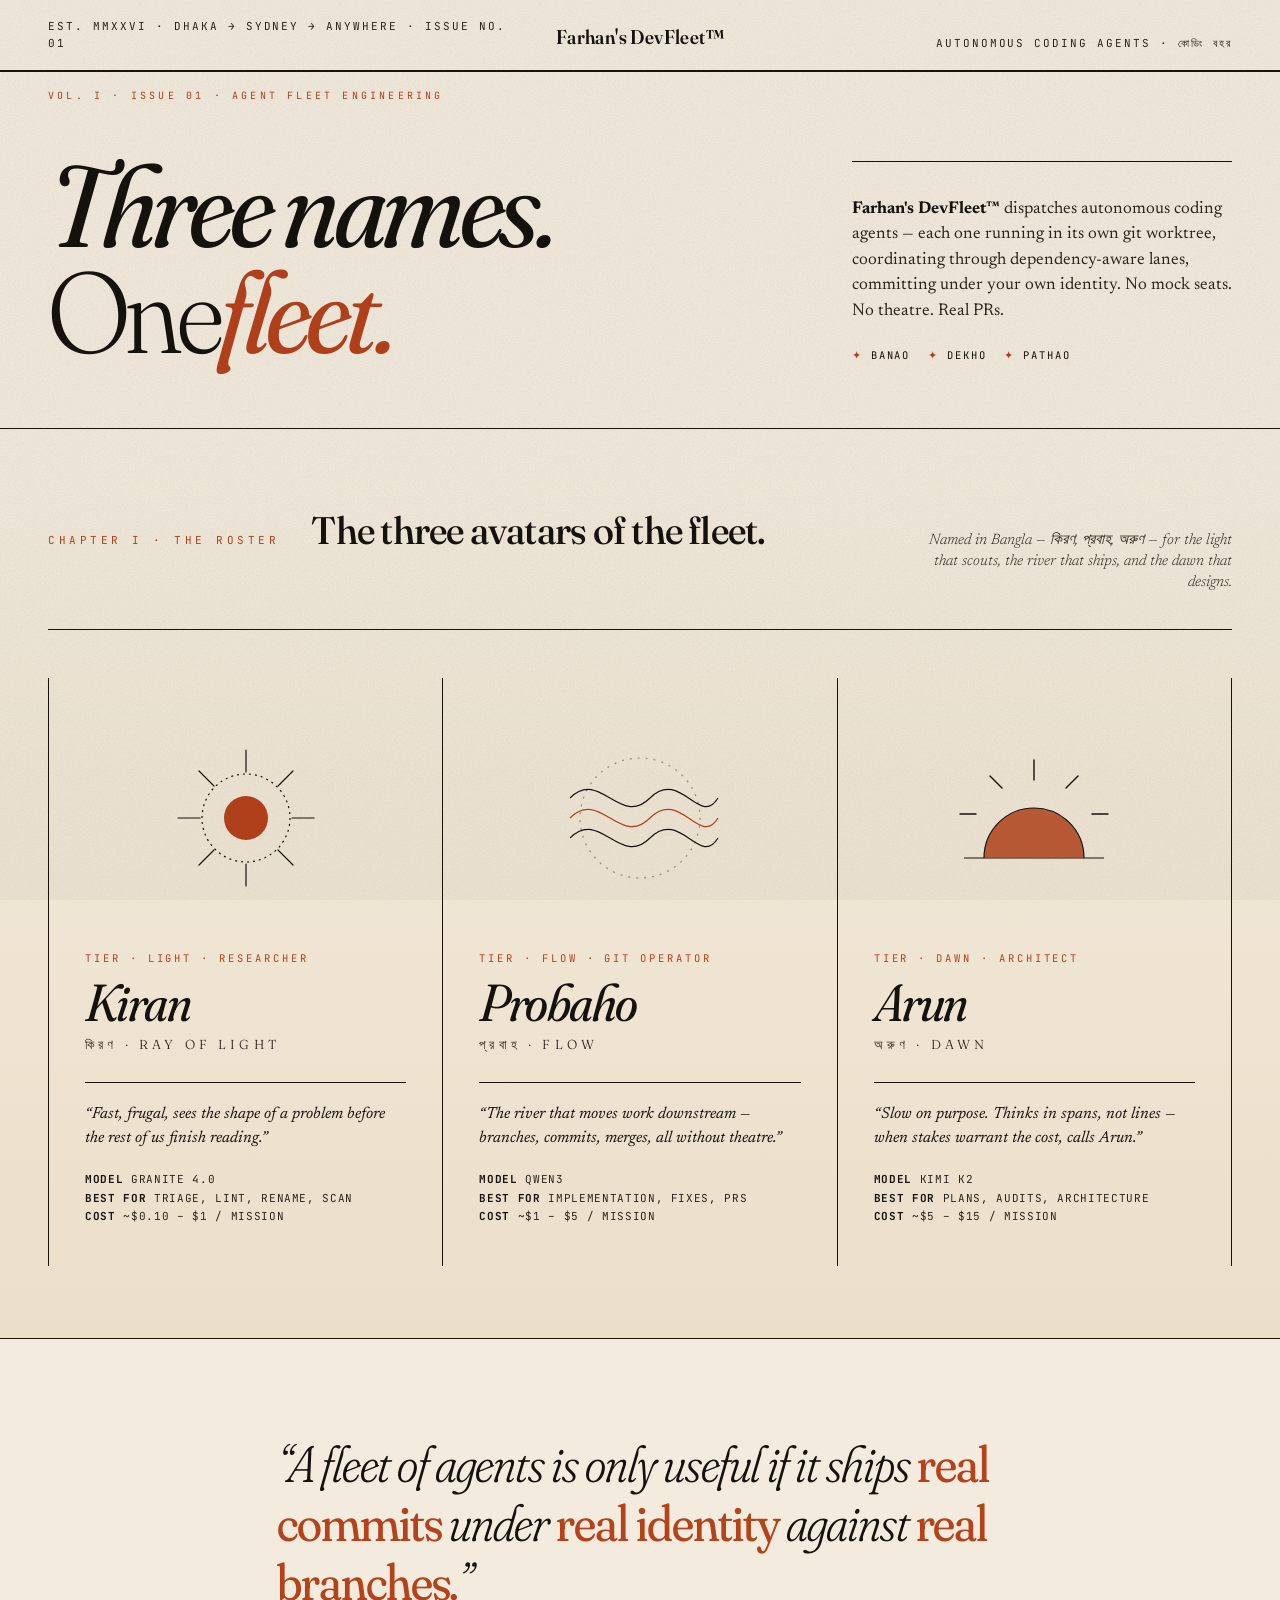
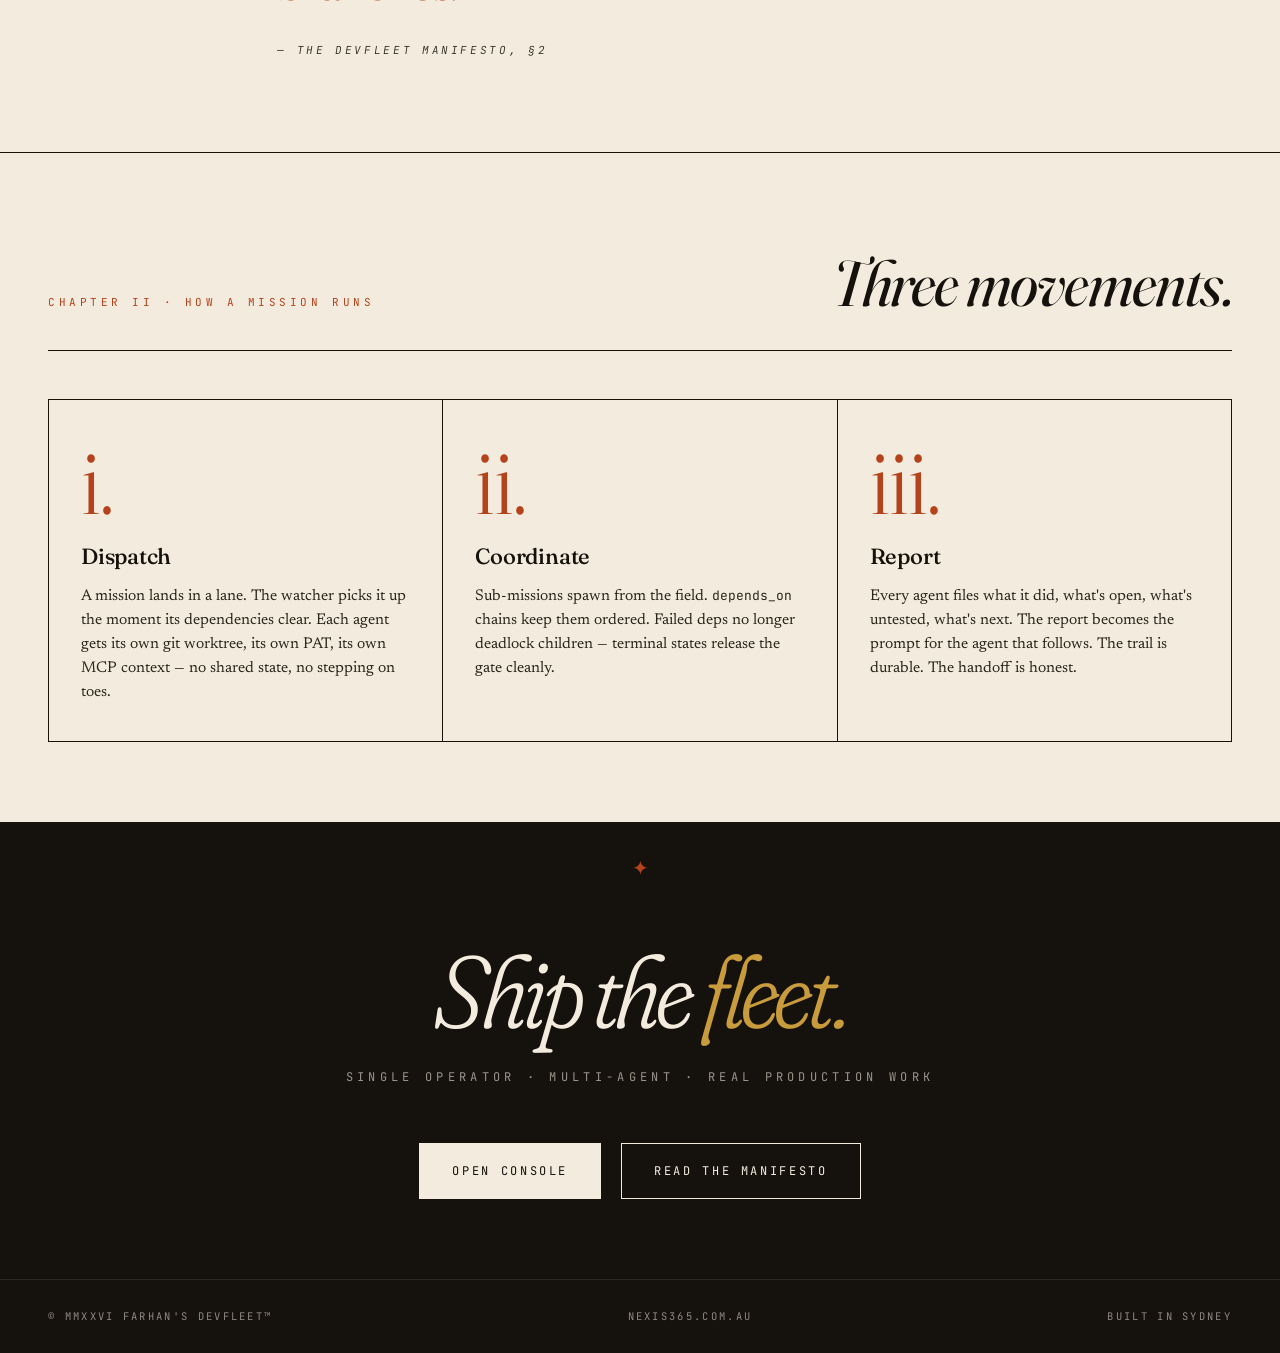
<file: frontend/design-previews/01-landing.html>
<!doctype html>
<html lang="en">
<head>
<meta charset="utf-8" />
<meta name="viewport" content="width=device-width, initial-scale=1" />
<title>Farhan's DevFleet™ — Three names. One fleet.</title>
<link rel="preconnect" href="https://fonts.googleapis.com">
<link rel="preconnect" href="https://fonts.gstatic.com" crossorigin>
<!-- Display: Fraunces — a contemporary serif with soft optical sizes
     Body:    Söhne-substitute via "Newsreader" + a wide mono for accents -->
<link href="https://fonts.googleapis.com/css2?family=Fraunces:opsz,wght,SOFT,WONK@9..144,300..900,0..100,0..1&family=Newsreader:opsz,wght@6..72,300..700&family=JetBrains+Mono:wght@400;600&display=swap" rel="stylesheet">
<style>
  :root {
    --ink:        #15110d;
    --ink-soft:   #2a241b;
    --paper:      #f3ecde;
    --paper-2:    #ecdfca;
    --rule:       #1a1209;
    --accent:     #b4421b;      /* terracotta — earthen, not orange-juice */
    --accent-2:   #c89b3c;      /* aged gold */
    --shadow:     rgba(21,17,13,0.08);
  }

  * { box-sizing: border-box; }
  html, body {
    margin: 0; padding: 0;
    background: var(--paper);
    color: var(--ink);
    font-family: "Newsreader", Georgia, serif;
    font-size: 18px;
    line-height: 1.55;
    -webkit-font-smoothing: antialiased;
    text-rendering: optimizeLegibility;
  }

  /* Paper grain — subtle SVG noise */
  body::before {
    content: "";
    position: fixed; inset: 0;
    pointer-events: none;
    z-index: 100;
    opacity: 0.5;
    mix-blend-mode: multiply;
    background-image: url("data:image/svg+xml;utf8,<svg xmlns='http://www.w3.org/2000/svg' width='200' height='200'><filter id='n'><feTurbulence type='fractalNoise' baseFrequency='0.85' numOctaves='2' stitchTiles='stitch'/><feColorMatrix values='0 0 0 0 0.08 0 0 0 0 0.07 0 0 0 0 0.05 0 0 0 0.18 0'/></filter><rect width='100%' height='100%' filter='url(%23n)'/></svg>");
  }

  /* Masthead — newspaper-style */
  .masthead {
    border-bottom: 2px solid var(--rule);
    padding: 18px 48px;
    display: grid;
    grid-template-columns: 1fr auto 1fr;
    align-items: end;
    gap: 32px;
    font-family: "JetBrains Mono", monospace;
    font-size: 11px;
    letter-spacing: 0.18em;
    text-transform: uppercase;
  }
  .masthead .left  { text-align: left;   color: var(--ink-soft); }
  .masthead .right { text-align: right;  color: var(--ink-soft); }
  .masthead .center {
    font-family: "Fraunces", serif;
    font-weight: 600;
    font-size: 20px;
    letter-spacing: 0.02em;
    text-transform: none;
    color: var(--ink);
    font-variation-settings: "opsz" 144, "SOFT" 30;
  }

  /* Hero */
  .hero {
    padding: 80px 48px 64px;
    border-bottom: 1px solid var(--rule);
    display: grid;
    grid-template-columns: minmax(0, 1fr) 380px;
    gap: 64px;
    align-items: end;
    position: relative;
  }
  .hero::after {
    content: "VOL. I  ·  ISSUE 01  ·  AGENT FLEET ENGINEERING";
    position: absolute;
    top: 16px; left: 48px;
    font-family: "JetBrains Mono", monospace;
    font-size: 10px;
    letter-spacing: 0.32em;
    color: var(--accent);
    text-transform: uppercase;
  }
  .hero h1 {
    margin: 0;
    font-family: "Fraunces", serif;
    font-weight: 400;
    font-style: italic;
    font-size: clamp(64px, 9vw, 160px);
    line-height: 0.92;
    letter-spacing: -0.04em;
    color: var(--ink);
    font-variation-settings: "opsz" 144, "SOFT" 50, "WONK" 1;
  }
  .hero h1 .roman {
    font-style: normal;
    font-weight: 300;
    color: var(--ink);
  }
  .hero h1 .crimson { color: var(--accent); }
  .hero .dek {
    border-top: 1px solid var(--rule);
    padding-top: 18px;
    font-family: "Newsreader", serif;
    font-size: 17px;
    line-height: 1.5;
    color: var(--ink-soft);
    max-width: 380px;
  }
  .hero .dek strong {
    font-weight: 700;
    color: var(--ink);
  }
  .hero .dek .meta {
    margin-top: 24px;
    font-family: "JetBrains Mono", monospace;
    font-size: 10.5px;
    letter-spacing: 0.18em;
    text-transform: uppercase;
    color: var(--ink);
    display: flex;
    gap: 18px;
  }
  .hero .dek .meta span::before {
    content: "✦  ";
    color: var(--accent);
  }

  /* Avatars (Kiran / Probaho / Arun) */
  .avatars {
    padding: 72px 48px;
    border-bottom: 1px solid var(--rule);
    background: linear-gradient(180deg, transparent 0%, var(--paper-2) 100%);
  }
  .avatars-header {
    display: grid;
    grid-template-columns: auto 1fr auto;
    align-items: baseline;
    gap: 32px;
    padding-bottom: 36px;
    margin-bottom: 48px;
    border-bottom: 1px solid var(--rule);
  }
  .avatars-header .chapter {
    font-family: "JetBrains Mono", monospace;
    font-size: 11px;
    letter-spacing: 0.32em;
    text-transform: uppercase;
    color: var(--accent);
  }
  .avatars-header h2 {
    margin: 0;
    font-family: "Fraunces", serif;
    font-weight: 500;
    font-size: clamp(28px, 3vw, 44px);
    letter-spacing: -0.02em;
    font-variation-settings: "opsz" 72;
  }
  .avatars-header em {
    font-family: "Newsreader", serif;
    font-style: italic;
    font-weight: 300;
    font-size: 15px;
    color: var(--ink-soft);
    max-width: 320px;
    text-align: right;
    line-height: 1.4;
  }

  .avatars-grid {
    display: grid;
    grid-template-columns: repeat(3, 1fr);
    gap: 0;
    border-left: 1px solid var(--rule);
  }
  .avatar {
    border-right: 1px solid var(--rule);
    padding: 40px 36px;
    position: relative;
    transition: background 0.4s ease;
  }
  .avatar:hover { background: rgba(180, 66, 27, 0.04); }
  .avatar .glyph {
    width: 100%;
    height: 200px;
    margin-bottom: 32px;
    display: flex;
    align-items: center;
    justify-content: center;
  }
  .avatar .glyph svg { width: 160px; height: 160px; }
  .avatar .role {
    font-family: "JetBrains Mono", monospace;
    font-size: 10.5px;
    letter-spacing: 0.28em;
    text-transform: uppercase;
    color: var(--accent);
    margin-bottom: 10px;
  }
  .avatar .name {
    font-family: "Fraunces", serif;
    font-style: italic;
    font-weight: 400;
    font-size: 52px;
    line-height: 1;
    letter-spacing: -0.03em;
    margin-bottom: 6px;
    font-variation-settings: "opsz" 144, "SOFT" 50;
  }
  .avatar .name-roman {
    font-family: "Fraunces", serif;
    font-weight: 300;
    font-size: 13px;
    letter-spacing: 0.32em;
    text-transform: uppercase;
    color: var(--ink-soft);
    margin-bottom: 28px;
  }
  .avatar .quote {
    font-family: "Newsreader", serif;
    font-style: italic;
    font-size: 16px;
    line-height: 1.45;
    color: var(--ink);
    border-top: 1px solid var(--rule);
    padding-top: 20px;
    margin-bottom: 20px;
  }
  .avatar .spec {
    font-family: "JetBrains Mono", monospace;
    font-size: 11px;
    line-height: 1.7;
    color: var(--ink-soft);
    text-transform: uppercase;
    letter-spacing: 0.06em;
  }
  .avatar .spec b { color: var(--ink); font-weight: 700; }

  /* Pull quote / interlude */
  .pull {
    padding: 96px 48px;
    border-bottom: 1px solid var(--rule);
    display: grid;
    grid-template-columns: 1fr 4fr 1fr;
    gap: 48px;
  }
  .pull blockquote {
    margin: 0;
    font-family: "Fraunces", serif;
    font-style: italic;
    font-weight: 300;
    font-size: clamp(28px, 4vw, 56px);
    line-height: 1.15;
    letter-spacing: -0.02em;
    color: var(--ink);
    font-variation-settings: "opsz" 144, "SOFT" 80;
  }
  .pull blockquote .accent { color: var(--accent); font-style: normal; font-weight: 400; }
  .pull .attrib {
    margin-top: 32px;
    font-family: "JetBrains Mono", monospace;
    font-size: 11px;
    letter-spacing: 0.24em;
    text-transform: uppercase;
    color: var(--ink-soft);
  }

  /* How it runs — three columns of dense text */
  .how {
    padding: 80px 48px;
    border-bottom: 1px solid var(--rule);
  }
  .how-head {
    border-bottom: 1px solid var(--rule);
    padding-bottom: 18px;
    margin-bottom: 48px;
    display: flex;
    justify-content: space-between;
    align-items: baseline;
  }
  .how-head .chapter {
    font-family: "JetBrains Mono", monospace;
    font-size: 11px;
    letter-spacing: 0.32em;
    text-transform: uppercase;
    color: var(--accent);
  }
  .how-head h2 {
    margin: 0;
    font-family: "Fraunces", serif;
    font-weight: 400;
    font-style: italic;
    font-size: clamp(40px, 5vw, 80px);
    letter-spacing: -0.025em;
    font-variation-settings: "opsz" 144;
  }
  .how-grid {
    display: grid;
    grid-template-columns: repeat(3, 1fr);
    gap: 0;
    border-top: 1px solid var(--rule);
    border-left: 1px solid var(--rule);
  }
  .step {
    border-right: 1px solid var(--rule);
    border-bottom: 1px solid var(--rule);
    padding: 36px 32px;
  }
  .step .num {
    font-family: "Fraunces", serif;
    font-weight: 300;
    font-size: 96px;
    line-height: 0.9;
    color: var(--accent);
    margin-bottom: 16px;
    font-variation-settings: "opsz" 144, "WONK" 1;
  }
  .step h3 {
    margin: 0 0 12px;
    font-family: "Fraunces", serif;
    font-weight: 500;
    font-size: 22px;
    letter-spacing: -0.01em;
  }
  .step p {
    margin: 0;
    font-family: "Newsreader", serif;
    font-size: 15.5px;
    line-height: 1.55;
    color: var(--ink-soft);
  }

  /* Final spread — call to action with mast */
  .spread {
    padding: 120px 48px 80px;
    text-align: center;
    background: var(--ink);
    color: var(--paper);
    position: relative;
    overflow: hidden;
  }
  .spread::before {
    content: "✦";
    position: absolute;
    top: 32px; left: 50%;
    transform: translateX(-50%);
    color: var(--accent);
    font-size: 20px;
  }
  .spread h2 {
    margin: 0;
    font-family: "Fraunces", serif;
    font-weight: 300;
    font-style: italic;
    font-size: clamp(56px, 8vw, 132px);
    line-height: 0.95;
    letter-spacing: -0.035em;
    font-variation-settings: "opsz" 144, "SOFT" 100, "WONK" 1;
  }
  .spread h2 .crimson { color: var(--accent-2); }
  .spread .sub {
    margin-top: 28px;
    font-family: "JetBrains Mono", monospace;
    font-size: 12px;
    letter-spacing: 0.36em;
    text-transform: uppercase;
    color: rgba(243, 236, 222, 0.6);
  }
  .spread .cta {
    margin-top: 56px;
    display: inline-flex;
    gap: 20px;
  }
  .cta a {
    font-family: "JetBrains Mono", monospace;
    font-size: 12px;
    letter-spacing: 0.22em;
    text-transform: uppercase;
    color: var(--ink);
    background: var(--paper);
    padding: 18px 32px;
    text-decoration: none;
    border: 1px solid var(--paper);
    transition: all 0.25s ease;
  }
  .cta a:hover {
    background: var(--accent);
    color: var(--paper);
    border-color: var(--accent);
  }
  .cta a.ghost {
    background: transparent;
    color: var(--paper);
  }
  .cta a.ghost:hover {
    background: var(--paper);
    color: var(--ink);
  }

  /* Footer */
  footer {
    padding: 28px 48px;
    background: var(--ink);
    color: rgba(243, 236, 222, 0.55);
    border-top: 1px solid rgba(243, 236, 222, 0.1);
    font-family: "JetBrains Mono", monospace;
    font-size: 10.5px;
    letter-spacing: 0.22em;
    text-transform: uppercase;
    display: flex;
    justify-content: space-between;
  }

  /* Page-load reveals */
  @keyframes rise {
    0%   { opacity: 0; transform: translateY(18px); }
    100% { opacity: 1; transform: translateY(0); }
  }
  .hero h1 .reveal { display: inline-block; animation: rise 0.9s cubic-bezier(0.16, 1, 0.3, 1) both; }
  .hero h1 .reveal:nth-child(1) { animation-delay: 0.05s; }
  .hero h1 .reveal:nth-child(2) { animation-delay: 0.15s; }
  .hero h1 .reveal:nth-child(3) { animation-delay: 0.30s; }
  .hero .dek           { animation: rise 1.1s 0.45s cubic-bezier(0.16, 1, 0.3, 1) both; }
  .masthead            { animation: rise 0.6s ease both; }

  @media (max-width: 900px) {
    .hero, .pull, .how, .avatars { padding-left: 24px; padding-right: 24px; }
    .hero { grid-template-columns: 1fr; gap: 40px; }
    .avatars-grid, .how-grid { grid-template-columns: 1fr; }
    .pull { grid-template-columns: 1fr; }
    .pull blockquote { font-size: 32px; }
  }
</style>
</head>
<body>

<header class="masthead">
  <div class="left">EST. MMXXVI · Dhaka → Sydney → Anywhere · Issue No. 01</div>
  <div class="center">Farhan's DevFleet™</div>
  <div class="right">Autonomous coding agents · কোডিং বহর</div>
</header>

<section class="hero">
  <h1>
    <span class="reveal">Three names.</span><br>
    <span class="reveal roman">One </span><span class="reveal crimson">fleet.</span>
  </h1>
  <div class="dek">
    <p><strong>Farhan's DevFleet™</strong> dispatches autonomous coding agents — each one running in its own git worktree, coordinating through dependency-aware lanes, committing under your own identity. No mock seats. No theatre. Real PRs.</p>
    <div class="meta">
      <span>Banao</span>
      <span>Dekho</span>
      <span>Pathao</span>
    </div>
  </div>
</section>

<section class="avatars">
  <div class="avatars-header">
    <div class="chapter">Chapter I · The Roster</div>
    <h2>The three avatars of the fleet.</h2>
    <em>Named in Bangla — কিরণ, প্রবাহ, অরুণ — for the light that scouts, the river that ships, and the dawn that designs.</em>
  </div>

  <div class="avatars-grid">

    <div class="avatar">
      <div class="glyph">
        <!-- Sun / rays — Kiran means 'ray of light' -->
        <svg viewBox="0 0 160 160" fill="none" stroke="currentColor" stroke-width="1.2" style="color: var(--ink);">
          <circle cx="80" cy="80" r="22" fill="var(--accent)" stroke="none"/>
          <g stroke-linecap="round">
            <line x1="80" y1="12" x2="80" y2="34"/>
            <line x1="80" y1="126" x2="80" y2="148"/>
            <line x1="12" y1="80" x2="34" y2="80"/>
            <line x1="126" y1="80" x2="148" y2="80"/>
            <line x1="33" y1="33" x2="48" y2="48"/>
            <line x1="112" y1="112" x2="127" y2="127"/>
            <line x1="33" y1="127" x2="48" y2="112"/>
            <line x1="112" y1="48" x2="127" y2="33"/>
          </g>
          <circle cx="80" cy="80" r="44" stroke-dasharray="2 4"/>
        </svg>
      </div>
      <div class="role">Tier · Light · Researcher</div>
      <div class="name">Kiran</div>
      <div class="name-roman">কিরণ  ·  Ray of Light</div>
      <div class="quote">“Fast, frugal, sees the shape of a problem before the rest of us finish reading.”</div>
      <div class="spec">
        <b>Model</b> Granite 4.0<br>
        <b>Best for</b> Triage, lint, rename, scan<br>
        <b>Cost</b> ~$0.10 – $1 / mission
      </div>
    </div>

    <div class="avatar">
      <!-- River / wave — Probaho means 'flow / current' -->
      <div class="glyph">
        <svg viewBox="0 0 160 160" fill="none" stroke="currentColor" stroke-width="1.2" style="color: var(--ink);">
          <path d="M10 60 C 40 30, 60 90, 90 60 S 140 90, 158 60"/>
          <path d="M10 80 C 40 50, 60 110, 90 80 S 140 110, 158 80" stroke="var(--accent)"/>
          <path d="M10 100 C 40 70, 60 130, 90 100 S 140 130, 158 100"/>
          <circle cx="80" cy="80" r="60" stroke-dasharray="2 6" opacity="0.4"/>
        </svg>
      </div>
      <div class="role">Tier · Flow · Git Operator</div>
      <div class="name">Probaho</div>
      <div class="name-roman">প্রবাহ  ·  Flow</div>
      <div class="quote">“The river that moves work downstream — branches, commits, merges, all without theatre.”</div>
      <div class="spec">
        <b>Model</b> Qwen3<br>
        <b>Best for</b> Implementation, fixes, PRs<br>
        <b>Cost</b> ~$1 – $5 / mission
      </div>
    </div>

    <div class="avatar">
      <!-- Sunrise arc — Arun means 'dawn / red of sunrise' -->
      <div class="glyph">
        <svg viewBox="0 0 160 160" fill="none" stroke="currentColor" stroke-width="1.2" style="color: var(--ink);">
          <line x1="10" y1="120" x2="150" y2="120"/>
          <path d="M30 120 A 50 50 0 0 1 130 120" fill="var(--accent)" fill-opacity="0.85" stroke="none"/>
          <path d="M30 120 A 50 50 0 0 1 130 120"/>
          <g stroke-linecap="round" stroke-width="1.4">
            <line x1="80" y1="42" x2="80" y2="22"/>
            <line x1="48" y1="50" x2="36" y2="38"/>
            <line x1="112" y1="50" x2="124" y2="38"/>
            <line x1="22" y1="76" x2="6" y2="76"/>
            <line x1="138" y1="76" x2="154" y2="76"/>
          </g>
        </svg>
      </div>
      <div class="role">Tier · Dawn · Architect</div>
      <div class="name">Arun</div>
      <div class="name-roman">অরুণ  ·  Dawn</div>
      <div class="quote">“Slow on purpose. Thinks in spans, not lines — when stakes warrant the cost, calls Arun.”</div>
      <div class="spec">
        <b>Model</b> Kimi K2<br>
        <b>Best for</b> Plans, audits, architecture<br>
        <b>Cost</b> ~$5 – $15 / mission
      </div>
    </div>

  </div>
</section>

<section class="pull">
  <div></div>
  <blockquote>
    “A fleet of agents is only useful if it ships <span class="accent">real commits</span> under <span class="accent">real identity</span> against <span class="accent">real branches.</span>”
    <div class="attrib">— The DevFleet Manifesto, §2</div>
  </blockquote>
  <div></div>
</section>

<section class="how">
  <div class="how-head">
    <div class="chapter">Chapter II · How a mission runs</div>
    <h2>Three movements.</h2>
  </div>
  <div class="how-grid">
    <div class="step">
      <div class="num">i.</div>
      <h3>Dispatch</h3>
      <p>A mission lands in a lane. The watcher picks it up the moment its dependencies clear. Each agent gets its own git worktree, its own PAT, its own MCP context — no shared state, no stepping on toes.</p>
    </div>
    <div class="step">
      <div class="num">ii.</div>
      <h3>Coordinate</h3>
      <p>Sub-missions spawn from the field. <code style="font-family: 'JetBrains Mono', monospace; font-size: 13px;">depends_on</code> chains keep them ordered. Failed deps no longer deadlock children — terminal states release the gate cleanly.</p>
    </div>
    <div class="step">
      <div class="num">iii.</div>
      <h3>Report</h3>
      <p>Every agent files what it did, what's open, what's untested, what's next. The report becomes the prompt for the agent that follows. The trail is durable. The handoff is honest.</p>
    </div>
  </div>
</section>

<section class="spread">
  <h2>Ship the <span class="crimson">fleet.</span></h2>
  <div class="sub">Single operator · Multi-agent · Real production work</div>
  <div class="cta">
    <a href="#">Open Console</a>
    <a href="#" class="ghost">Read the Manifesto</a>
  </div>
</section>

<footer>
  <span>© MMXXVI Farhan's DevFleet™</span>
  <span>nexis365.com.au</span>
  <span>Built in Sydney</span>
</footer>

</body>
</html>
</file>
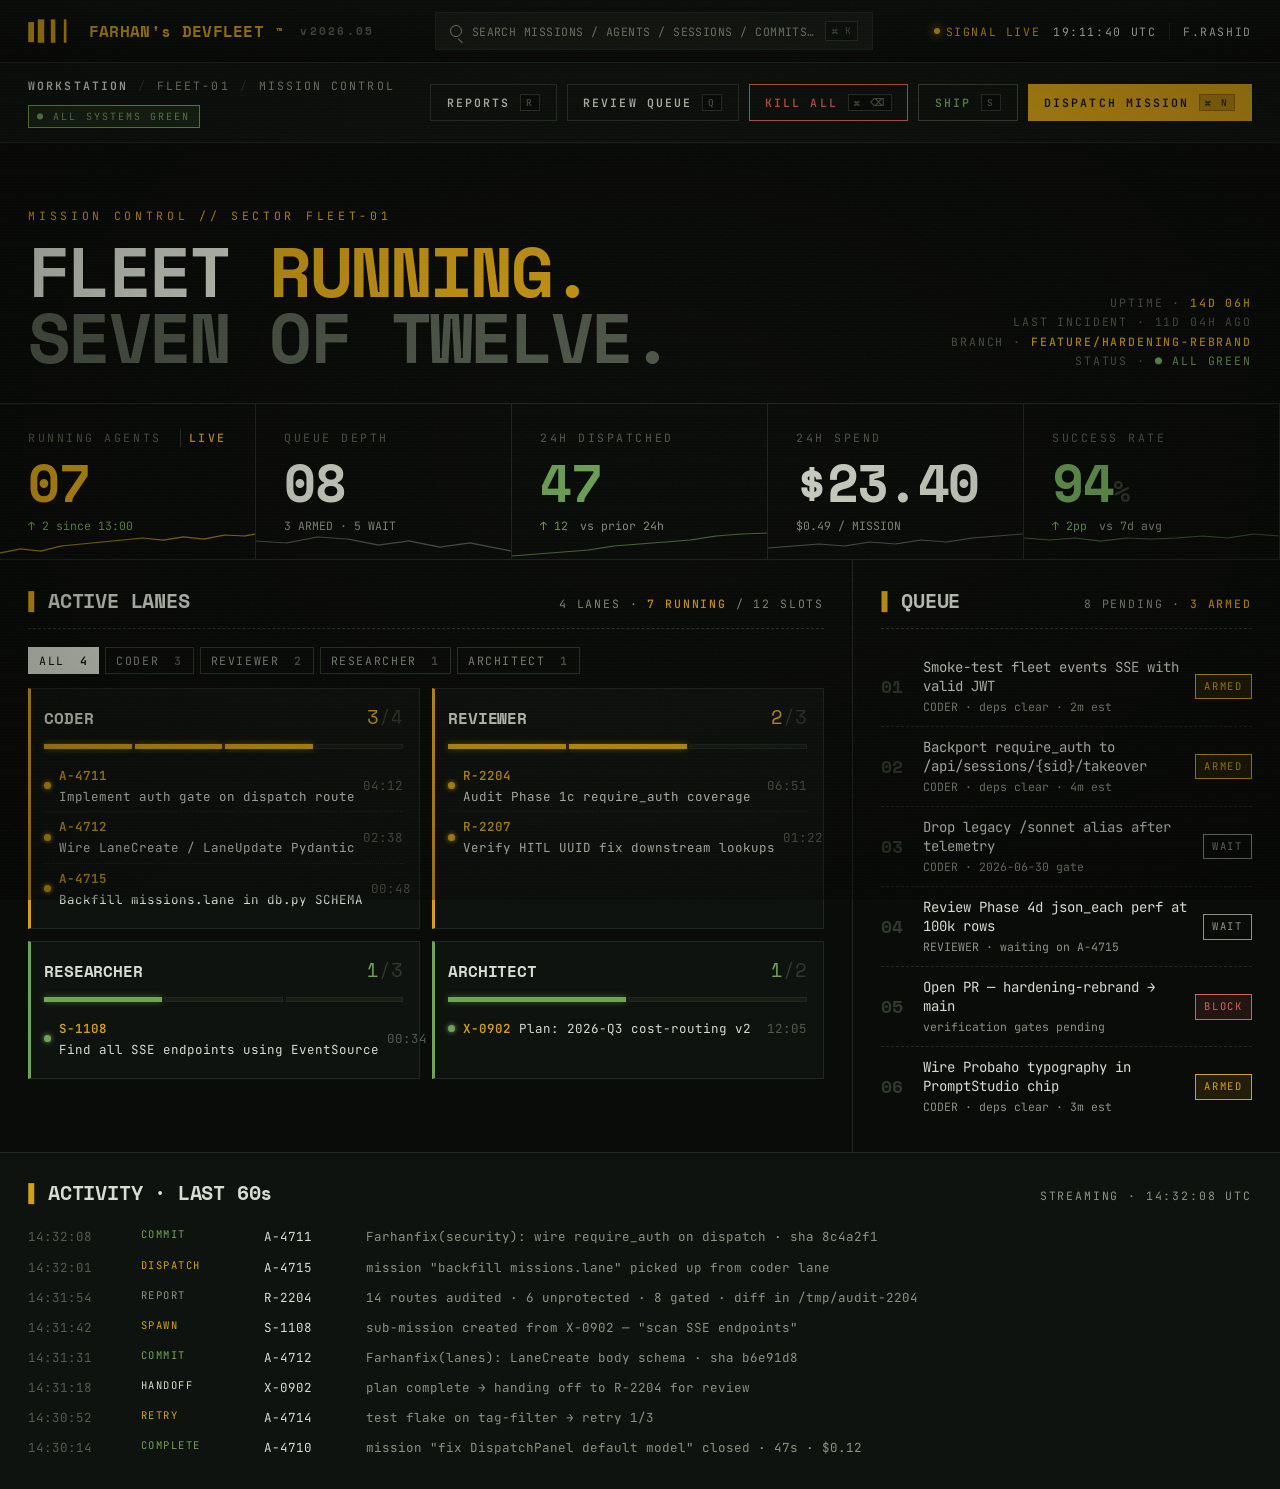
<file: frontend/design-previews/02-dashboard.html>
<!doctype html>
<html lang="en">
<head>
<meta charset="utf-8" />
<meta name="viewport" content="width=device-width, initial-scale=1" />
<title>FARHAN'S DEVFLEET™ // WORKSTATION</title>
<link rel="preconnect" href="https://fonts.googleapis.com">
<link rel="preconnect" href="https://fonts.gstatic.com" crossorigin>
<link href="https://fonts.googleapis.com/css2?family=JetBrains+Mono:wght@300;400;500;600;700;800&family=Space+Mono:wght@400;700&display=swap" rel="stylesheet">
<style>
  /* ───────────────────────── TOKENS ───────────────────────── */
  :root {
    /* Surface */
    --bg:        #0a0c0a;
    --bg-2:      #0f130f;
    --bg-3:      #161c16;
    --bg-4:      #1c241c;
    --line:      #1f2920;
    --line-2:    #2a3829;
    --line-hot:  #3a4d38;

    /* Ink */
    --ink:       #d6dccf;
    --ink-2:     #8a9482;
    --ink-3:     #525c4d;
    --ink-4:     #2f3a2c;

    /* RAG — used ONLY for agent / mission / service state */
    --rag-r:     #d36359;       /* failed · blocked · incident */
    --rag-a:     #d4a017;       /* running · transitioning · warn */
    --rag-g:     #6ea358;       /* healthy · completed · ok */
    --rag-r-soft:rgba(211,99,89,0.12);
    --rag-a-soft:rgba(212,160,23,0.12);
    --rag-g-soft:rgba(110,163,88,0.12);

    /* Single neutral accent for primary actions */
    --primary:   var(--rag-a);  /* amber doubles as the action accent */

    /* Fluid scale — every key dimension is clamp() so the UI compresses
       cleanly from a 320px phone to an ultrawide. */
    --fs-body:    clamp(12px, 0.85vw + 7px, 14px);
    --fs-meta:    clamp(10px, 0.45vw + 7.5px, 11.5px);
    --fs-h2:      clamp(15px, 0.85vw + 11px, 20px);
    --fs-h1:      clamp(28px, 5vw + 6px, 76px);
    --fs-kpi:     clamp(26px, 3.5vw + 8px, 52px);

    --pad-block:  clamp(16px, 2vw, 28px);
    --pad-x:      clamp(16px, 2.2vw, 32px);
  }

  * { box-sizing: border-box; }
  html, body {
    margin: 0; padding: 0;
    background: var(--bg);
    color: var(--ink);
    font-family: "JetBrains Mono", ui-monospace, monospace;
    font-size: var(--fs-body);
    line-height: 1.5;
    -webkit-font-smoothing: antialiased;
  }

  /* Subtle scanline + paper-noise overlay (workshop, not arcade) */
  body::before {
    content: "";
    position: fixed; inset: 0;
    pointer-events: none;
    z-index: 200;
    background:
      repeating-linear-gradient(0deg,
        rgba(212, 160, 23, 0.014) 0px,
        rgba(212, 160, 23, 0.014) 1px,
        transparent 1px,
        transparent 3px),
      radial-gradient(ellipse at center,
        transparent 0%,
        rgba(0,0,0,0.4) 100%);
  }
  body::after {
    content: "";
    position: fixed; inset: 0;
    pointer-events: none;
    z-index: 199;
    opacity: 0.5;
    background-image: url("data:image/svg+xml;utf8,<svg xmlns='http://www.w3.org/2000/svg' width='200' height='200'><filter id='n'><feTurbulence type='fractalNoise' baseFrequency='0.9' numOctaves='2'/><feColorMatrix values='0 0 0 0 0.7 0 0 0 0 0.7 0 0 0 0 0.6 0 0 0 0.045 0'/></filter><rect width='100%25' height='100%25' filter='url(%23n)'/></svg>");
  }

  /* ───────────────────────── TOP MAST ───────────────────────── */
  .mast {
    display: grid;
    grid-template-columns: auto 1fr auto;
    gap: clamp(12px, 1.6vw, 24px);
    align-items: center;
    padding: 12px var(--pad-x);
    border-bottom: 1px solid var(--line);
    background: linear-gradient(180deg, var(--bg-2) 0%, var(--bg) 100%);
    position: sticky; top: 0; z-index: 100;
    backdrop-filter: blur(8px);
  }
  .brand {
    display: flex; align-items: center; gap: 12px;
    font-family: "Space Mono", monospace;
    font-weight: 700;
    font-size: clamp(13px, 0.9vw + 9px, 16px);
    letter-spacing: 0.02em;
    color: var(--primary);
    white-space: nowrap;
  }
  .brand::before {
    content: "▌▍▎▏";
    color: var(--primary);
    letter-spacing: -2px;
    font-size: 1.2em;
  }
  .brand .ver {
    color: var(--ink-3);
    font-size: 0.7em;
    letter-spacing: 0.2em;
    margin-left: 6px;
  }

  /* Command palette (single source of action discoverability) */
  .cmd {
    flex: 1;
    max-width: 480px;
    margin: 0 auto;
    display: flex;
    align-items: center;
    gap: 10px;
    padding: 8px 14px;
    background: var(--bg-3);
    border: 1px solid var(--line);
    color: var(--ink-2);
    font-size: var(--fs-meta);
    letter-spacing: 0.04em;
    cursor: text;
    transition: border-color 0.15s, background 0.15s;
  }
  .cmd:hover, .cmd:focus-within {
    border-color: var(--primary);
    background: var(--bg-4);
  }
  .cmd .icon {
    width: 12px; height: 12px;
    border: 1.4px solid currentColor;
    border-radius: 50%;
    position: relative;
  }
  .cmd .icon::after {
    content: "";
    position: absolute; right: -3px; bottom: -3px;
    width: 6px; height: 1.4px;
    background: currentColor;
    transform: rotate(45deg);
    transform-origin: left center;
  }
  .cmd .prompt { flex: 1; text-transform: uppercase; }
  .cmd kbd {
    font-family: inherit;
    font-size: 9.5px;
    padding: 2px 6px;
    border: 1px solid var(--line-2);
    color: var(--ink-3);
    background: var(--bg-2);
  }

  .mast-right {
    display: flex; align-items: center;
    gap: clamp(8px, 1vw, 18px);
    font-size: var(--fs-meta);
    letter-spacing: 0.14em;
    text-transform: uppercase;
    color: var(--ink-2);
  }
  .live {
    color: var(--primary);
    display: inline-flex; align-items: center; gap: 6px;
  }
  .live::before {
    content: "";
    width: 6px; height: 6px;
    background: var(--primary);
    border-radius: 50%;
    box-shadow: 0 0 10px var(--primary);
    animation: pulse 1.6s ease-in-out infinite;
  }
  @keyframes pulse { 50% { opacity: 0.3; } }
  .mast-right .user {
    padding-left: clamp(8px, 1vw, 16px);
    border-left: 1px solid var(--line);
    color: var(--ink);
  }
  .mast-right .clock { color: var(--ink); font-variant-numeric: tabular-nums; }

  /* ───────────────────────── ACTION TOOLBAR ───────────────────────── */
  .toolbar {
    display: grid;
    grid-template-columns: 1fr auto;
    gap: clamp(12px, 1.5vw, 24px);
    align-items: center;
    padding: 14px var(--pad-x);
    background: var(--bg-2);
    border-bottom: 1px solid var(--line);
  }
  .crumb {
    display: flex; gap: 10px; align-items: center;
    font-size: var(--fs-meta);
    letter-spacing: 0.18em;
    text-transform: uppercase;
    color: var(--ink-2);
    flex-wrap: wrap;
  }
  .crumb b { color: var(--ink); font-weight: 600; }
  .crumb .sep { color: var(--ink-4); }
  .crumb .pill {
    padding: 3px 8px;
    background: var(--rag-g-soft);
    color: var(--rag-g);
    border: 1px solid var(--rag-g);
    font-size: 10px;
  }

  .actions {
    display: flex;
    gap: clamp(6px, 0.8vw, 12px);
    flex-wrap: wrap;
    justify-content: flex-end;
  }
  /* Buttons — distinct hierarchy, sharp corners, visible keybinds */
  .btn {
    display: inline-flex; align-items: center; gap: 8px;
    padding: 9px clamp(11px, 1.2vw, 18px);
    font-family: inherit;
    font-size: var(--fs-meta);
    font-weight: 600;
    letter-spacing: 0.18em;
    text-transform: uppercase;
    background: transparent;
    color: var(--ink);
    border: 1px solid var(--line-2);
    cursor: pointer;
    transition: all 0.12s ease;
    position: relative;
    white-space: nowrap;
  }
  .btn:hover { border-color: var(--ink); background: var(--bg-3); }
  .btn:focus-visible {
    outline: 2px solid var(--primary);
    outline-offset: 2px;
  }
  .btn kbd {
    font-family: inherit;
    font-size: 9.5px;
    padding: 1px 5px;
    color: var(--ink-3);
    border: 1px solid var(--line-2);
    background: var(--bg);
    margin-left: 2px;
  }
  /* PRIMARY — filled amber, dark ink */
  .btn--primary {
    background: var(--primary);
    color: #1a1408;
    border-color: var(--primary);
    box-shadow: 0 0 0 0 var(--primary);
  }
  .btn--primary:hover {
    background: #e8b820;
    border-color: #e8b820;
    box-shadow: 0 0 14px rgba(212, 160, 23, 0.45);
    transform: translateY(-1px);
  }
  .btn--primary kbd { background: rgba(0,0,0,0.18); color: rgba(0,0,0,0.7); border-color: rgba(0,0,0,0.2); }
  /* DANGER */
  .btn--danger { color: var(--rag-r); border-color: var(--rag-r); }
  .btn--danger:hover {
    background: var(--rag-r);
    color: var(--bg);
    border-color: var(--rag-r);
    box-shadow: 0 0 12px rgba(211, 99, 89, 0.4);
  }
  /* GHOST · success-tinted (for "complete" / "ship" actions) */
  .btn--ghost-g { color: var(--rag-g); border-color: var(--line-hot); }
  .btn--ghost-g:hover { background: var(--rag-g-soft); border-color: var(--rag-g); }

  /* ───────────────────────── HEADING ───────────────────────── */
  .heading {
    padding: clamp(36px, 5vw, 64px) var(--pad-x) clamp(20px, 2.5vw, 32px);
    border-bottom: 1px solid var(--line);
    display: grid;
    grid-template-columns: 1fr auto;
    gap: clamp(20px, 3vw, 48px);
    align-items: end;
  }
  .heading .pre {
    color: var(--primary);
    font-size: var(--fs-meta);
    letter-spacing: 0.32em;
    margin-bottom: 14px;
    text-transform: uppercase;
  }
  .heading h1 {
    margin: 0;
    font-family: "Space Mono", monospace;
    font-weight: 700;
    font-size: var(--fs-h1);
    line-height: 0.95;
    letter-spacing: -0.04em;
    color: var(--ink);
  }
  .heading h1 .dim { color: var(--ink-3); }
  .heading h1 .accent { color: var(--primary); }
  .heading .corner {
    text-align: right;
    color: var(--ink-3);
    font-size: var(--fs-meta);
    letter-spacing: 0.16em;
    text-transform: uppercase;
    line-height: 1.7;
    min-width: 0;
  }
  .heading .corner b { color: var(--primary); font-weight: 500; }
  .heading .corner .ok { color: var(--rag-g); }

  /* ───────────────────────── KPIs ───────────────────────── */
  .kpis {
    display: grid;
    grid-template-columns: repeat(auto-fit, minmax(180px, 1fr));
    border-bottom: 1px solid var(--line);
  }
  .kpi {
    padding: clamp(18px, 2vw, 26px) var(--pad-x);
    border-right: 1px solid var(--line);
    position: relative;
    transition: background 0.2s;
  }
  .kpi:hover { background: var(--bg-2); }
  .kpi .label {
    color: var(--ink-3);
    font-size: var(--fs-meta);
    letter-spacing: 0.22em;
    text-transform: uppercase;
    margin-bottom: 10px;
    display: flex;
    justify-content: space-between;
    align-items: center;
  }
  .kpi .label .badge {
    color: var(--primary);
    font-weight: 600;
    border-left: 1px solid var(--line-2);
    padding-left: 8px;
  }
  .kpi .value {
    font-family: "Space Mono", monospace;
    font-weight: 700;
    font-size: var(--fs-kpi);
    line-height: 1;
    letter-spacing: -0.03em;
    font-variant-numeric: tabular-nums;
    color: var(--ink);
    margin-bottom: 8px;
  }
  .kpi .value.amber { color: var(--primary); }
  .kpi .value.green { color: var(--rag-g); }
  .kpi .meta {
    font-size: var(--fs-meta);
    color: var(--ink-2);
    display: flex; gap: 12px; flex-wrap: wrap;
  }
  .kpi .meta .up    { color: var(--rag-g); }
  .kpi .meta .down  { color: var(--rag-r); }
  .spark {
    position: absolute;
    bottom: 0; left: 0; right: 0;
    height: 28px;
    pointer-events: none;
  }
  .spark svg { width: 100%; height: 100%; display: block; }

  /* ───────────────────────── MAIN ───────────────────────── */
  .main {
    display: grid;
    grid-template-columns: minmax(0, 2fr) minmax(280px, 1fr);
  }
  .panel {
    padding: var(--pad-block) var(--pad-x);
    border-right: 1px solid var(--line);
    min-width: 0;
  }
  .panel:last-child { border-right: none; }
  .panel-head {
    display: flex;
    justify-content: space-between;
    align-items: baseline;
    border-bottom: 1px dashed var(--line-2);
    padding-bottom: 12px;
    margin-bottom: 18px;
    gap: 16px;
    flex-wrap: wrap;
  }
  .panel-head h2 {
    margin: 0;
    font-family: "Space Mono", monospace;
    font-size: var(--fs-h2);
    font-weight: 700;
    letter-spacing: -0.01em;
    color: var(--ink);
  }
  .panel-head h2::before { content: "▌"; color: var(--primary); margin-right: 8px; }
  .panel-head .count {
    font-size: var(--fs-meta);
    letter-spacing: 0.16em;
    text-transform: uppercase;
    color: var(--ink-2);
  }
  .panel-head .count b { color: var(--primary); font-weight: 500; }

  /* Filter chips */
  .filters {
    display: flex; gap: 6px; flex-wrap: wrap;
    margin-bottom: 14px;
  }
  .chip {
    font-family: inherit;
    font-size: var(--fs-meta);
    letter-spacing: 0.14em;
    text-transform: uppercase;
    padding: 5px 10px;
    background: transparent;
    color: var(--ink-2);
    border: 1px solid var(--line-2);
    cursor: pointer;
    transition: all 0.12s;
  }
  .chip:hover { border-color: var(--ink-2); color: var(--ink); }
  .chip.active { background: var(--ink); color: var(--bg); border-color: var(--ink); }
  .chip .n { color: var(--ink-3); margin-left: 6px; font-weight: 600; }
  .chip.active .n { color: var(--bg); }

  /* Lane grid — RAG status communicated via left rule */
  .lanes-grid {
    display: grid;
    grid-template-columns: repeat(auto-fit, minmax(280px, 1fr));
    gap: 12px;
  }
  .lane {
    background: var(--bg-2);
    border: 1px solid var(--line);
    border-left-width: 3px;
    padding: 14px 16px 14px 13px;
    position: relative;
    transition: border-color 0.2s, transform 0.2s, background 0.2s;
  }
  .lane:hover { background: var(--bg-3); transform: translateY(-1px); }
  /* Lane RAG: green when slots free, amber when busy, red when full+queue */
  .lane.rag-g { border-left-color: var(--rag-g); }
  .lane.rag-a { border-left-color: var(--rag-a); }
  .lane.rag-r { border-left-color: var(--rag-r); }

  .lane-head {
    display: flex; justify-content: space-between; align-items: baseline;
    margin-bottom: 12px; gap: 12px;
  }
  .lane .name {
    font-family: "Space Mono", monospace;
    font-weight: 700;
    font-size: clamp(14px, 0.9vw + 9px, 16px);
    color: var(--ink);
    letter-spacing: -0.01em;
  }
  .lane .ratio {
    font-family: "Space Mono", monospace;
    font-size: clamp(15px, 1vw + 9px, 19px);
    color: var(--primary);
    font-variant-numeric: tabular-nums;
  }
  .lane .ratio .of { color: var(--ink-4); }
  .lane.rag-g .ratio { color: var(--rag-g); }
  .lane.rag-r .ratio { color: var(--rag-r); }

  .slots { display: flex; gap: 3px; margin-bottom: 12px; }
  .slot {
    flex: 1;
    height: 5px;
    background: var(--bg-3);
    border: 1px solid var(--line);
  }
  .slot.active {
    background: var(--primary);
    border-color: var(--primary);
    box-shadow: 0 0 6px rgba(212, 160, 23, 0.5);
  }
  .lane.rag-g .slot.active { background: var(--rag-g); border-color: var(--rag-g); box-shadow: 0 0 6px rgba(110,163,88,0.5); }
  .lane.rag-r .slot.active { background: var(--rag-r); border-color: var(--rag-r); box-shadow: 0 0 6px rgba(211,99,89,0.5); }

  .agent-list { font-size: clamp(11px, 0.6vw + 8px, 12.5px); line-height: 1.7; }
  .agent {
    display: grid;
    grid-template-columns: auto 1fr auto;
    gap: 8px;
    align-items: center;
    padding: 4px 0;
  }
  .agent + .agent { border-top: 1px dotted var(--line); }
  .agent .dot {
    width: 7px; height: 7px;
    border-radius: 50%;
    background: var(--ink-3);
    flex-shrink: 0;
  }
  .agent .dot.g { background: var(--rag-g); box-shadow: 0 0 5px var(--rag-g); }
  .agent .dot.a { background: var(--rag-a); box-shadow: 0 0 5px var(--rag-a); animation: pulse 1.4s ease-in-out infinite; }
  .agent .dot.r { background: var(--rag-r); box-shadow: 0 0 5px var(--rag-r); }
  .agent .id { color: var(--primary); font-weight: 600; }
  .agent .title { color: var(--ink); overflow: hidden; text-overflow: ellipsis; white-space: nowrap; min-width: 0; }
  .agent .runtime { color: var(--ink-3); font-variant-numeric: tabular-nums; }

  /* Right panel queue */
  .queue .item {
    display: grid;
    grid-template-columns: 30px 1fr auto;
    gap: 12px;
    padding: 11px 0;
    border-bottom: 1px dashed var(--line);
    align-items: center;
  }
  .queue .item:last-child { border-bottom: none; }
  .queue .item .num {
    font-family: "Space Mono", monospace;
    color: var(--ink-4);
    font-size: clamp(14px, 0.9vw + 9px, 18px);
    font-weight: 700;
    font-variant-numeric: tabular-nums;
  }
  .queue .item .title { font-size: var(--fs-body); color: var(--ink); line-height: 1.35; }
  .queue .item .meta { font-size: var(--fs-meta); color: var(--ink-2); margin-top: 2px; }
  .queue .item .status {
    font-size: 10.5px;
    letter-spacing: 0.16em;
    text-transform: uppercase;
    padding: 4px 8px;
    border: 1px solid currentColor;
    white-space: nowrap;
  }
  .queue .item .status.armed   { color: var(--rag-a); background: var(--rag-a-soft); }
  .queue .item .status.waiting { color: var(--ink-2); }
  .queue .item .status.blocked { color: var(--rag-r); background: var(--rag-r-soft); }

  /* ───────────────────────── ACTIVITY ───────────────────────── */
  .activity {
    border-top: 1px solid var(--line);
    background: var(--bg-2);
    padding: var(--pad-block) var(--pad-x);
  }
  .activity-head {
    display: flex; justify-content: space-between; align-items: baseline;
    margin-bottom: 14px; gap: 12px; flex-wrap: wrap;
  }
  .activity h2 {
    margin: 0;
    font-family: "Space Mono", monospace;
    font-size: var(--fs-h2);
    font-weight: 700;
    letter-spacing: -0.01em;
    color: var(--ink);
  }
  .activity h2::before { content: "▌"; color: var(--primary); margin-right: 8px; }
  .stream {
    font-size: clamp(11px, 0.6vw + 8px, 12.5px);
    line-height: 1.85;
    color: var(--ink-2);
    font-variant-numeric: tabular-nums;
  }
  .stream .line {
    display: grid;
    grid-template-columns: clamp(70px, 8vw, 100px) clamp(80px, 9vw, 110px) clamp(70px, 7vw, 90px) 1fr;
    gap: clamp(8px, 1vw, 18px);
    padding: 3px 0;
    border-bottom: 1px dotted transparent;
  }
  .stream .line:hover { border-bottom-color: var(--line); background: var(--bg-3); }
  .stream .ts   { color: var(--ink-3); }
  .stream .kind { font-size: 10.5px; letter-spacing: 0.14em; text-transform: uppercase; }
  .stream .kind.commit   { color: var(--rag-g); }
  .stream .kind.dispatch { color: var(--primary); }
  .stream .kind.spawn    { color: var(--primary); }
  .stream .kind.complete { color: var(--rag-g); }
  .stream .kind.retry    { color: var(--rag-a); }
  .stream .kind.failed   { color: var(--rag-r); }
  .stream .kind.report   { color: var(--ink-2); }
  .stream .kind.handoff  { color: var(--ink); }
  .stream .who  { color: var(--ink); }
  .stream .what { color: var(--ink-2); overflow: hidden; text-overflow: ellipsis; white-space: nowrap; min-width: 0; }

  /* ───────────────────────── PAGE-LOAD STAGGER ───────────────────────── */
  @keyframes fadeUp {
    0% { opacity: 0; transform: translateY(6px); }
    100% { opacity: 1; transform: translateY(0); }
  }
  .kpi, .lane, .queue .item, .stream .line, .heading h1 {
    animation: fadeUp 0.45s cubic-bezier(0.16, 1, 0.3, 1) both;
  }
  .kpi:nth-child(1) { animation-delay: 0.04s; }
  .kpi:nth-child(2) { animation-delay: 0.08s; }
  .kpi:nth-child(3) { animation-delay: 0.12s; }
  .kpi:nth-child(4) { animation-delay: 0.16s; }
  .kpi:nth-child(5) { animation-delay: 0.20s; }
  .lane:nth-child(1) { animation-delay: 0.22s; }
  .lane:nth-child(2) { animation-delay: 0.26s; }
  .lane:nth-child(3) { animation-delay: 0.30s; }
  .lane:nth-child(4) { animation-delay: 0.34s; }

  /* ───────────────────────── RESPONSIVE ───────────────────────── */
  @media (max-width: 1100px) {
    .main { grid-template-columns: 1fr; }
    .panel { border-right: none; border-bottom: 1px solid var(--line); }
  }
  @media (max-width: 760px) {
    .toolbar { grid-template-columns: 1fr; }
    .actions { justify-content: flex-start; }
    .heading { grid-template-columns: 1fr; }
    .heading .corner { text-align: left; }
    .cmd { display: none; }
    .mast { grid-template-columns: auto 1fr; }
    .mast-right .user { display: none; }
    .stream .line { grid-template-columns: 56px 70px 1fr; }
    .stream .line .who { display: none; }
  }
  @media (max-width: 420px) {
    .kpis { grid-template-columns: 1fr 1fr; }
    .btn kbd { display: none; }
  }
</style>
</head>
<body>

<header class="mast">
  <div class="brand">FARHAN's DEVFLEET<span style="font-size:0.6em;vertical-align:super;">™</span><span class="ver">v2026.05</span></div>
  <div class="cmd" tabindex="0">
    <span class="icon"></span>
    <span class="prompt">SEARCH MISSIONS / AGENTS / SESSIONS / COMMITS…</span>
    <kbd>⌘ K</kbd>
  </div>
  <div class="mast-right">
    <span class="live">SIGNAL LIVE</span>
    <span class="clock">14:32:08 UTC</span>
    <span class="user">F.RASHID</span>
  </div>
</header>

<section class="toolbar">
  <div class="crumb">
    <b>WORKSTATION</b>
    <span class="sep">/</span>
    <span>FLEET-01</span>
    <span class="sep">/</span>
    <span>MISSION CONTROL</span>
    <span class="pill">● ALL SYSTEMS GREEN</span>
  </div>
  <div class="actions">
    <button class="btn">REPORTS<kbd>R</kbd></button>
    <button class="btn">REVIEW QUEUE<kbd>Q</kbd></button>
    <button class="btn btn--danger">KILL ALL<kbd>⌘ ⌫</kbd></button>
    <button class="btn btn--ghost-g">SHIP <kbd>S</kbd></button>
    <button class="btn btn--primary">DISPATCH MISSION<kbd>⌘ N</kbd></button>
  </div>
</section>

<section class="heading">
  <div>
    <div class="pre">MISSION CONTROL // SECTOR FLEET-01</div>
    <h1>FLEET <span class="accent">RUNNING.</span><br><span class="dim">SEVEN OF TWELVE.</span></h1>
  </div>
  <div class="corner">
    UPTIME · <b>14d 06h</b><br>
    LAST INCIDENT · 11d 04h AGO<br>
    BRANCH · <b>feature/hardening-rebrand</b><br>
    STATUS · <span class="ok">● ALL GREEN</span>
  </div>
</section>

<section class="kpis">
  <div class="kpi">
    <div class="label">RUNNING AGENTS <span class="badge">LIVE</span></div>
    <div class="value amber">07</div>
    <div class="meta"><span class="up">↑ 2 since 13:00</span></div>
    <div class="spark"><svg viewBox="0 0 100 28" preserveAspectRatio="none"><polyline points="0,22 8,18 16,20 24,15 32,13 40,11 48,9 56,7 64,9 72,6 80,8 88,4 96,5 100,3" fill="none" stroke="#d4a017" stroke-width="1.2" opacity="0.7"/></svg></div>
  </div>
  <div class="kpi">
    <div class="label">QUEUE DEPTH</div>
    <div class="value">08</div>
    <div class="meta"><span>3 ARMED · 5 WAIT</span></div>
    <div class="spark"><svg viewBox="0 0 100 28" preserveAspectRatio="none"><polyline points="0,10 12,12 24,6 36,8 48,14 60,10 72,16 84,12 96,18 100,20" fill="none" stroke="#8a9482" stroke-width="1.2" opacity="0.5"/></svg></div>
  </div>
  <div class="kpi">
    <div class="label">24H DISPATCHED</div>
    <div class="value green">47</div>
    <div class="meta"><span class="up">↑ 12</span> <span>vs prior 24h</span></div>
    <div class="spark"><svg viewBox="0 0 100 28" preserveAspectRatio="none"><polyline points="0,25 10,23 20,21 30,19 40,15 50,13 60,11 70,9 80,5 90,3 100,2" fill="none" stroke="#6ea358" stroke-width="1.2" opacity="0.6"/></svg></div>
  </div>
  <div class="kpi">
    <div class="label">24H SPEND</div>
    <div class="value">$23.40</div>
    <div class="meta"><span>$0.49 / MISSION</span></div>
    <div class="spark"><svg viewBox="0 0 100 28" preserveAspectRatio="none"><polyline points="0,17 10,15 20,13 30,15 40,11 50,13 60,9 70,11 80,7 90,5 100,3" fill="none" stroke="#8a9482" stroke-width="1.2" opacity="0.5"/></svg></div>
  </div>
  <div class="kpi">
    <div class="label">SUCCESS RATE</div>
    <div class="value green">94<span style="color:var(--ink-4);font-size:0.55em;">%</span></div>
    <div class="meta"><span class="up">↑ 2pp</span> <span>vs 7d avg</span></div>
    <div class="spark"><svg viewBox="0 0 100 28" preserveAspectRatio="none"><polyline points="0,7 10,9 20,7 30,10 40,7 50,8 60,7 70,5 80,7 90,3 100,5" fill="none" stroke="#6ea358" stroke-width="1.2" opacity="0.5"/></svg></div>
  </div>
</section>

<main class="main">
  <section class="panel">
    <div class="panel-head">
      <h2>ACTIVE LANES</h2>
      <div class="count">4 LANES · <b>7 RUNNING</b> / 12 SLOTS</div>
    </div>
    <div class="filters">
      <button class="chip active">ALL <span class="n">4</span></button>
      <button class="chip">CODER <span class="n">3</span></button>
      <button class="chip">REVIEWER <span class="n">2</span></button>
      <button class="chip">RESEARCHER <span class="n">1</span></button>
      <button class="chip">ARCHITECT <span class="n">1</span></button>
    </div>

    <div class="lanes-grid">

      <div class="lane rag-a">
        <div class="lane-head"><span class="name">CODER</span><span class="ratio">3<span class="of">/4</span></span></div>
        <div class="slots"><div class="slot active"></div><div class="slot active"></div><div class="slot active"></div><div class="slot"></div></div>
        <div class="agent-list">
          <div class="agent"><span class="dot a"></span><span><b class="id">A-4711</b> <span class="title">Implement auth gate on dispatch route</span></span><span class="runtime">04:12</span></div>
          <div class="agent"><span class="dot a"></span><span><b class="id">A-4712</b> <span class="title">Wire LaneCreate / LaneUpdate Pydantic</span></span><span class="runtime">02:38</span></div>
          <div class="agent"><span class="dot a"></span><span><b class="id">A-4715</b> <span class="title">Backfill missions.lane in db.py SCHEMA</span></span><span class="runtime">00:48</span></div>
        </div>
      </div>

      <div class="lane rag-a">
        <div class="lane-head"><span class="name">REVIEWER</span><span class="ratio">2<span class="of">/3</span></span></div>
        <div class="slots"><div class="slot active"></div><div class="slot active"></div><div class="slot"></div></div>
        <div class="agent-list">
          <div class="agent"><span class="dot a"></span><span><b class="id">R-2204</b> <span class="title">Audit Phase 1c require_auth coverage</span></span><span class="runtime">06:51</span></div>
          <div class="agent"><span class="dot a"></span><span><b class="id">R-2207</b> <span class="title">Verify HITL UUID fix downstream lookups</span></span><span class="runtime">01:22</span></div>
        </div>
      </div>

      <div class="lane rag-g">
        <div class="lane-head"><span class="name">RESEARCHER</span><span class="ratio">1<span class="of">/3</span></span></div>
        <div class="slots"><div class="slot active"></div><div class="slot"></div><div class="slot"></div></div>
        <div class="agent-list">
          <div class="agent"><span class="dot g"></span><span><b class="id">S-1108</b> <span class="title">Find all SSE endpoints using EventSource</span></span><span class="runtime">00:34</span></div>
        </div>
      </div>

      <div class="lane rag-g">
        <div class="lane-head"><span class="name">ARCHITECT</span><span class="ratio">1<span class="of">/2</span></span></div>
        <div class="slots"><div class="slot active"></div><div class="slot"></div></div>
        <div class="agent-list">
          <div class="agent"><span class="dot g"></span><span><b class="id">X-0902</b> <span class="title">Plan: 2026-Q3 cost-routing v2</span></span><span class="runtime">12:05</span></div>
        </div>
      </div>

    </div>
  </section>

  <section class="panel queue">
    <div class="panel-head">
      <h2>QUEUE</h2>
      <div class="count">8 PENDING · <b>3 ARMED</b></div>
    </div>

    <div class="item">
      <div class="num">01</div>
      <div>
        <div class="title">Smoke-test fleet events SSE with valid JWT</div>
        <div class="meta">CODER · deps clear · 2m est</div>
      </div>
      <div class="status armed">ARMED</div>
    </div>
    <div class="item">
      <div class="num">02</div>
      <div>
        <div class="title">Backport require_auth to /api/sessions/{sid}/takeover</div>
        <div class="meta">CODER · deps clear · 4m est</div>
      </div>
      <div class="status armed">ARMED</div>
    </div>
    <div class="item">
      <div class="num">03</div>
      <div>
        <div class="title">Drop legacy /sonnet alias after telemetry</div>
        <div class="meta">CODER · 2026-06-30 gate</div>
      </div>
      <div class="status waiting">WAIT</div>
    </div>
    <div class="item">
      <div class="num">04</div>
      <div>
        <div class="title">Review Phase 4d json_each perf at 100k rows</div>
        <div class="meta">REVIEWER · waiting on A-4715</div>
      </div>
      <div class="status waiting">WAIT</div>
    </div>
    <div class="item">
      <div class="num">05</div>
      <div>
        <div class="title">Open PR — hardening-rebrand → main</div>
        <div class="meta">verification gates pending</div>
      </div>
      <div class="status blocked">BLOCK</div>
    </div>
    <div class="item">
      <div class="num">06</div>
      <div>
        <div class="title">Wire Probaho typography in PromptStudio chip</div>
        <div class="meta">CODER · deps clear · 3m est</div>
      </div>
      <div class="status armed">ARMED</div>
    </div>

  </section>
</main>

<section class="activity">
  <div class="activity-head">
    <h2>ACTIVITY · LAST 60s</h2>
    <div class="count" style="font-size:var(--fs-meta);letter-spacing:0.16em;text-transform:uppercase;color:var(--ink-2);">streaming · 14:32:08 UTC</div>
  </div>
  <div class="stream">
    <div class="line"><span class="ts">14:32:08</span><span class="kind commit">commit</span><span class="who">A-4711</span><span class="what">Farhanfix(security): wire require_auth on dispatch · sha 8c4a2f1</span></div>
    <div class="line"><span class="ts">14:32:01</span><span class="kind dispatch">dispatch</span><span class="who">A-4715</span><span class="what">mission "backfill missions.lane" picked up from coder lane</span></div>
    <div class="line"><span class="ts">14:31:54</span><span class="kind report">report</span><span class="who">R-2204</span><span class="what">14 routes audited · 6 unprotected · 8 gated · diff in /tmp/audit-2204</span></div>
    <div class="line"><span class="ts">14:31:42</span><span class="kind spawn">spawn</span><span class="who">S-1108</span><span class="what">sub-mission created from X-0902 — "scan SSE endpoints"</span></div>
    <div class="line"><span class="ts">14:31:31</span><span class="kind commit">commit</span><span class="who">A-4712</span><span class="what">Farhanfix(lanes): LaneCreate body schema · sha b6e91d8</span></div>
    <div class="line"><span class="ts">14:31:18</span><span class="kind handoff">handoff</span><span class="who">X-0902</span><span class="what">plan complete → handing off to R-2204 for review</span></div>
    <div class="line"><span class="ts">14:30:52</span><span class="kind retry">retry</span><span class="who">A-4714</span><span class="what">test flake on tag-filter → retry 1/3</span></div>
    <div class="line"><span class="ts">14:30:14</span><span class="kind complete">complete</span><span class="who">A-4710</span><span class="what">mission "fix DispatchPanel default model" closed · 47s · $0.12</span></div>
  </div>
</section>

<script>
  // Live-tick clock so the workstation feels live even without a backend.
  function tick() {
    const n = new Date();
    const t = n.toISOString().slice(11, 19);
    document.querySelector('.mast-right .clock').textContent = t + ' UTC';
  }
  setInterval(tick, 1000);
  tick();
</script>

</body>
</html>
</file>
